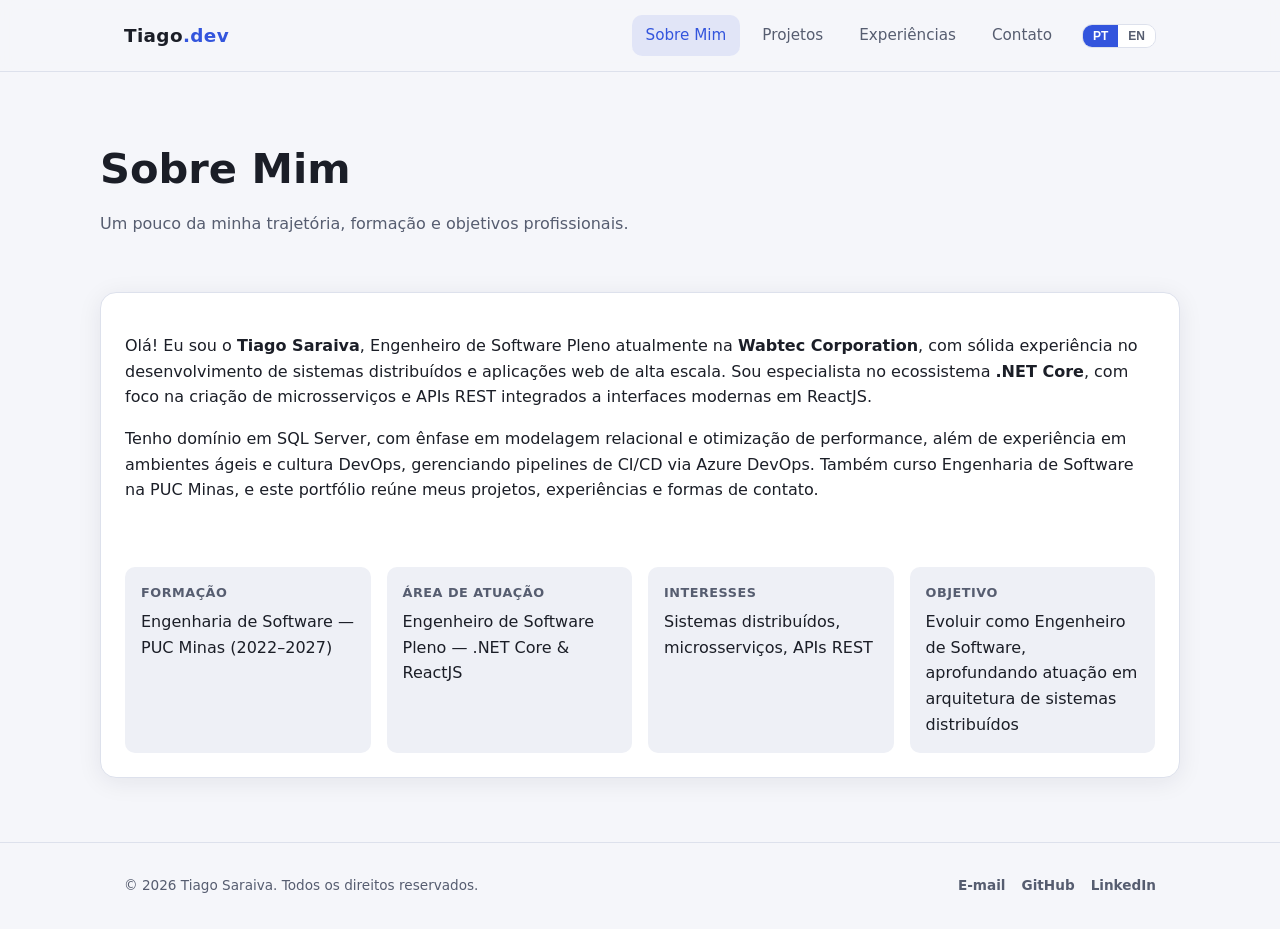
<file: index.html>
<!doctype html>
<html lang="pt-BR">
  <head>
    <meta charset="UTF-8" />
    <meta name="viewport" content="width=device-width, initial-scale=1.0" />
    <title>Tiago Saraiva — Portfólio</title>
    <meta
      name="description"
      content="Portfólio profissional de Tiago Saraiva, Engenheiro de Software especialista em .NET Core e ReactJS."
    />
    <link rel="stylesheet" href="css/style.css" />
  </head>
  <body>
    <header class="site-header">
      <div class="container">
        <a href="index.html" class="logo">Tiago<span>.dev</span></a>

        <div class="header-right">
          <nav class="main-nav" aria-label="Navegação principal">
            <ul>
              <li><a href="index.html" data-i18n="nav.sobre">Sobre Mim</a></li>
              <li><a href="projetos.html" data-i18n="nav.projetos">Projetos</a></li>
              <li><a href="experiencias.html" data-i18n="nav.experiencias">Experiências</a></li>
              <li><a href="contato.html" data-i18n="nav.contato">Contato</a></li>
            </ul>
          </nav>

          <div class="lang-toggle lang-toggle-header" role="group" data-i18n-aria-label="lang.selectLabel">
            <button data-lang-btn="pt" class="active" type="button">PT</button>
            <button data-lang-btn="en" type="button">EN</button>
          </div>

          <button class="nav-toggle" data-i18n-aria-label="nav.toggleLabel" aria-expanded="false">
            <span></span><span></span><span></span>
          </button>
        </div>
      </div>
    </header>

    <main>
      <section class="page-header container">
        <h1 data-i18n="about.title">Sobre Mim</h1>
        <p data-i18n="about.subtitle">Um pouco da minha trajetória, formação e objetivos profissionais.</p>
      </section>

      <section class="section container">
        <div class="card about-grid">
          <div data-i18n="about.bio"></div>

          <div class="about-facts">
            <div class="fact">
              <strong data-i18n="about.formacao.label">Formação</strong>
              <span data-i18n="about.formacao.value">Engenharia de Software — PUC Minas (2022–2027)</span>
            </div>
            <div class="fact">
              <strong data-i18n="about.area.label">Área de atuação</strong>
              <span data-i18n="about.area.value">Engenheiro de Software Pleno — .NET Core &amp; ReactJS</span>
            </div>
            <div class="fact">
              <strong data-i18n="about.interesses.label">Interesses</strong>
              <span data-i18n="about.interesses.value">Sistemas distribuídos, microsserviços, APIs REST</span>
            </div>
            <div class="fact">
              <strong data-i18n="about.objetivo.label">Objetivo</strong>
              <span data-i18n="about.objetivo.value"
                >Evoluir como Engenheiro de Software, aprofundando atuação em arquitetura de sistemas distribuídos</span
              >
            </div>
          </div>
        </div>
      </section>
    </main>

    <footer class="site-footer">
      <div class="container footer-content">
        <span data-i18n="footer.copyright">&copy; 2026 Tiago Saraiva. Todos os direitos reservados.</span>
        <div class="footer-social">
          <a href="mailto:tiago.saraiva165@hotmail.com" data-i18n="footer.email">E-mail</a>
          <a href="https://github.com/tiagosaraivadev" target="_blank" rel="noopener">GitHub</a>
          <a href="https://linkedin.com/in/tiago-saraiva1" target="_blank" rel="noopener">LinkedIn</a>
        </div>
      </div>
    </footer>

    <script src="js/main.js"></script>
  </body>
</html>
</file>
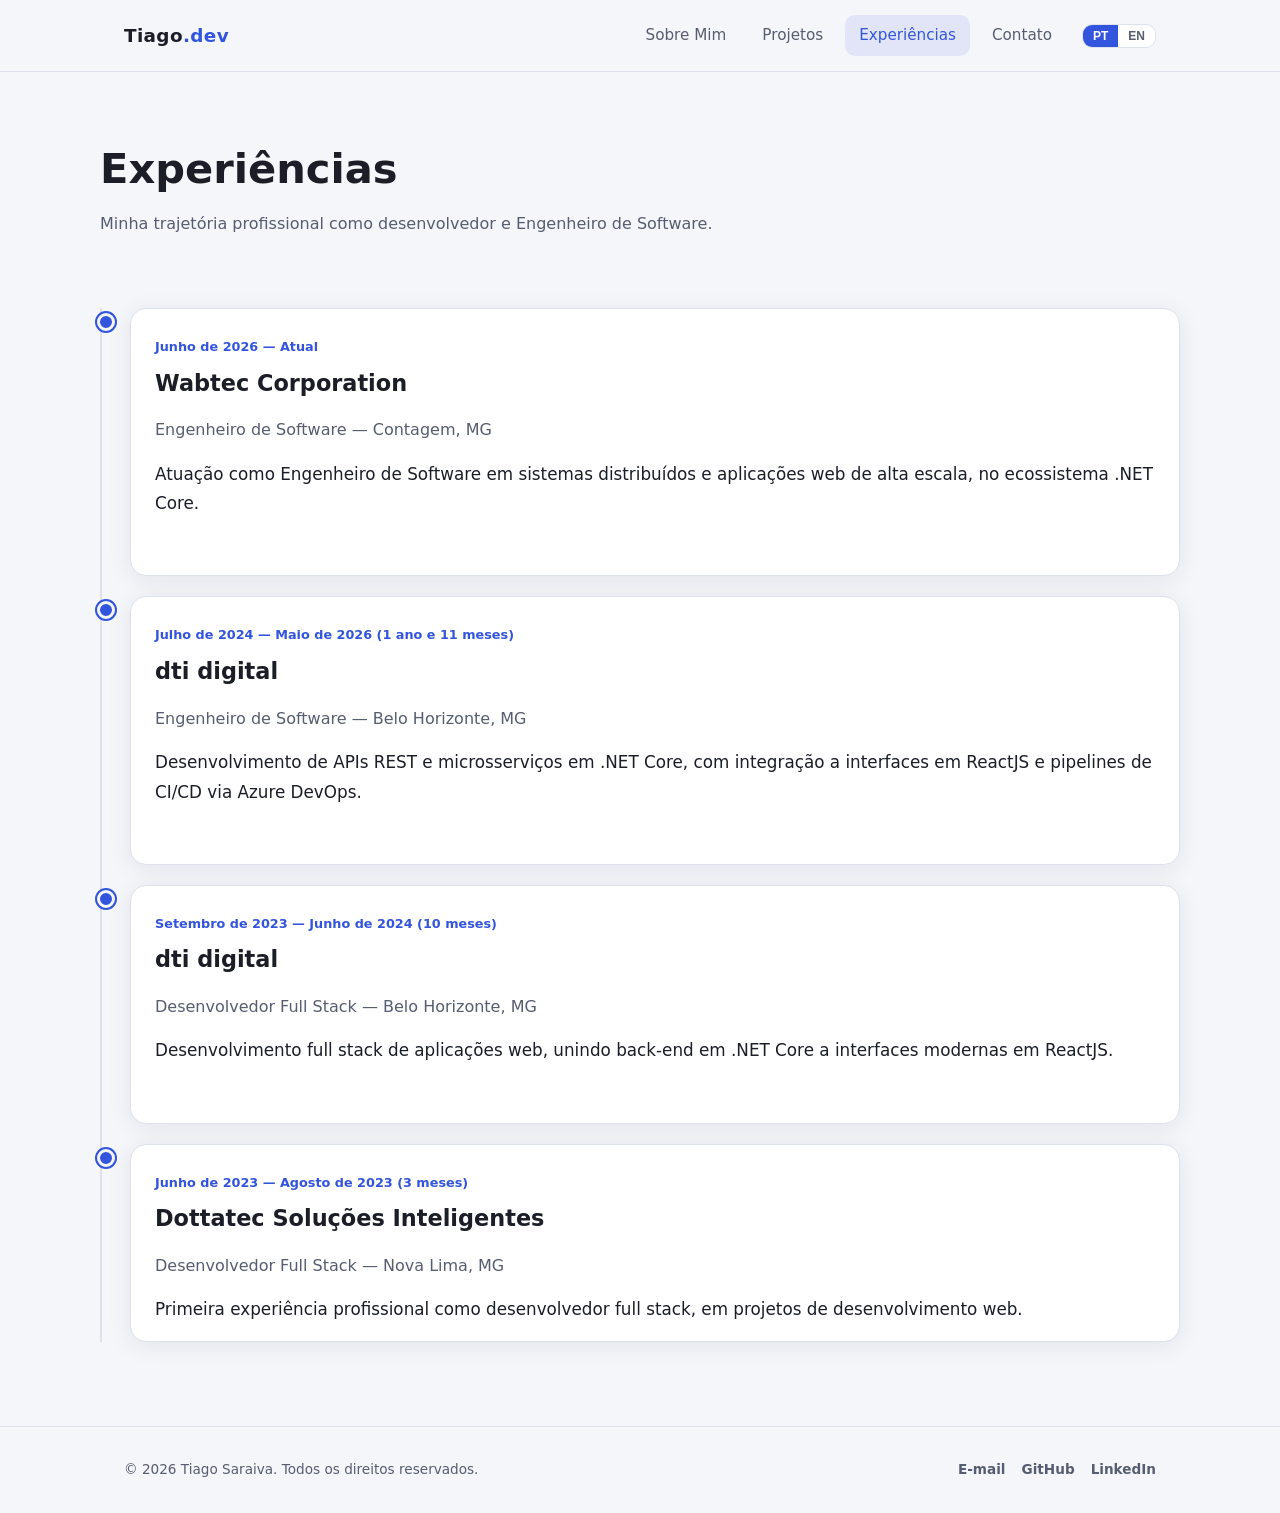
<file: experiencias.html>
<!doctype html>
<html lang="pt-BR">
  <head>
    <meta charset="UTF-8" />
    <meta name="viewport" content="width=device-width, initial-scale=1.0" />
    <title>Experiências — Tiago Saraiva</title>
    <meta name="description" content="Experiências profissionais e acadêmicas de Tiago Saraiva." />
    <link rel="stylesheet" href="css/style.css" />
  </head>
  <body>
    <header class="site-header">
      <div class="container">
        <a href="index.html" class="logo">Tiago<span>.dev</span></a>

        <div class="header-right">
          <nav class="main-nav" aria-label="Navegação principal">
            <ul>
              <li><a href="index.html" data-i18n="nav.sobre">Sobre Mim</a></li>
              <li><a href="projetos.html" data-i18n="nav.projetos">Projetos</a></li>
              <li><a href="experiencias.html" data-i18n="nav.experiencias">Experiências</a></li>
              <li><a href="contato.html" data-i18n="nav.contato">Contato</a></li>
            </ul>
          </nav>

          <div class="lang-toggle lang-toggle-header" role="group" data-i18n-aria-label="lang.selectLabel">
            <button data-lang-btn="pt" class="active" type="button">PT</button>
            <button data-lang-btn="en" type="button">EN</button>
          </div>

          <button class="nav-toggle" data-i18n-aria-label="nav.toggleLabel" aria-expanded="false">
            <span></span><span></span><span></span>
          </button>
        </div>
      </div>
    </header>

    <main>
      <section class="page-header container">
        <h1 data-i18n="experiencias.title">Experiências</h1>
        <p data-i18n="experiencias.subtitle">Minha trajetória profissional como desenvolvedor e Engenheiro de Software.</p>
      </section>

      <section class="section container">
        <ol class="timeline" id="experiences-timeline"></ol>
      </section>
    </main>

    <footer class="site-footer">
      <div class="container footer-content">
        <span data-i18n="footer.copyright">&copy; 2026 Tiago Saraiva. Todos os direitos reservados.</span>
        <div class="footer-social">
          <a href="mailto:tiago.saraiva165@hotmail.com" data-i18n="footer.email">E-mail</a>
          <a href="https://github.com/tiagosaraivadev" target="_blank" rel="noopener">GitHub</a>
          <a href="https://linkedin.com/in/tiago-saraiva1" target="_blank" rel="noopener">LinkedIn</a>
        </div>
      </div>
    </footer>

    <script src="js/main.js"></script>
  </body>
</html>
</file>
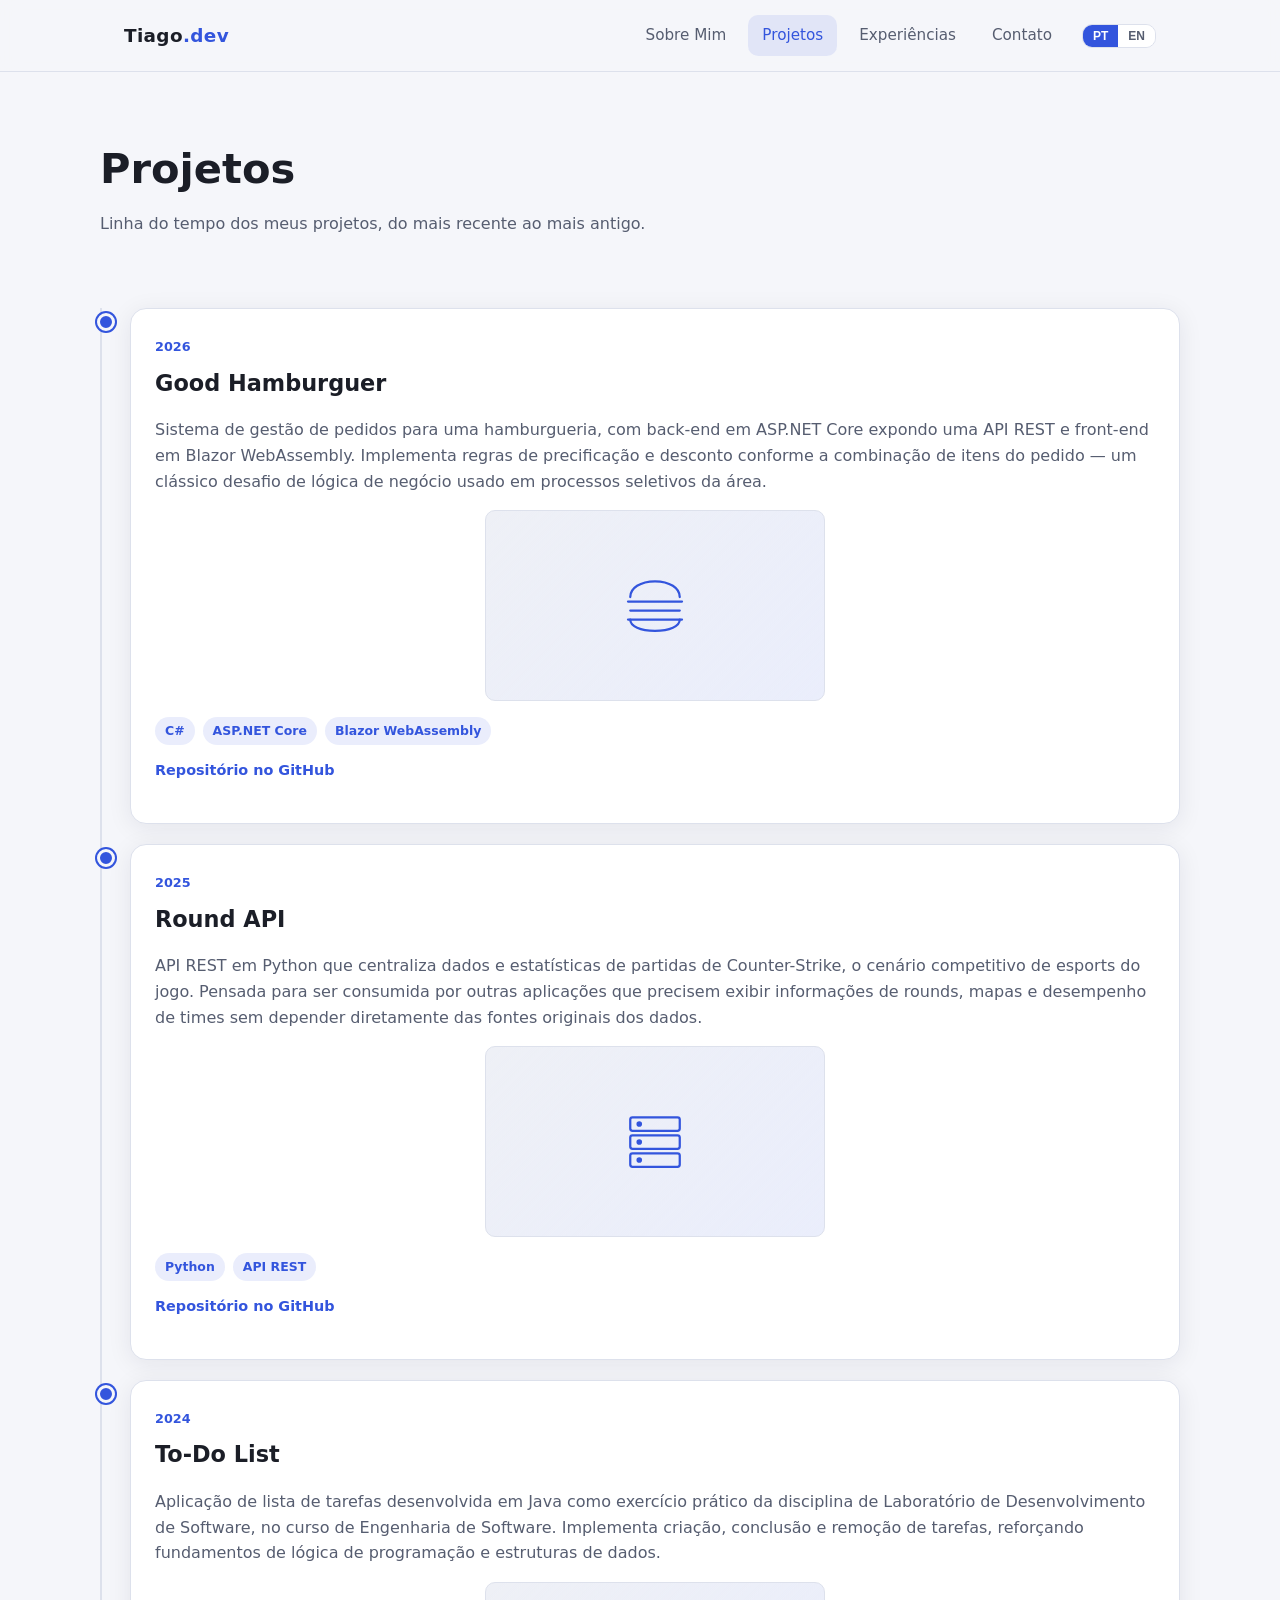
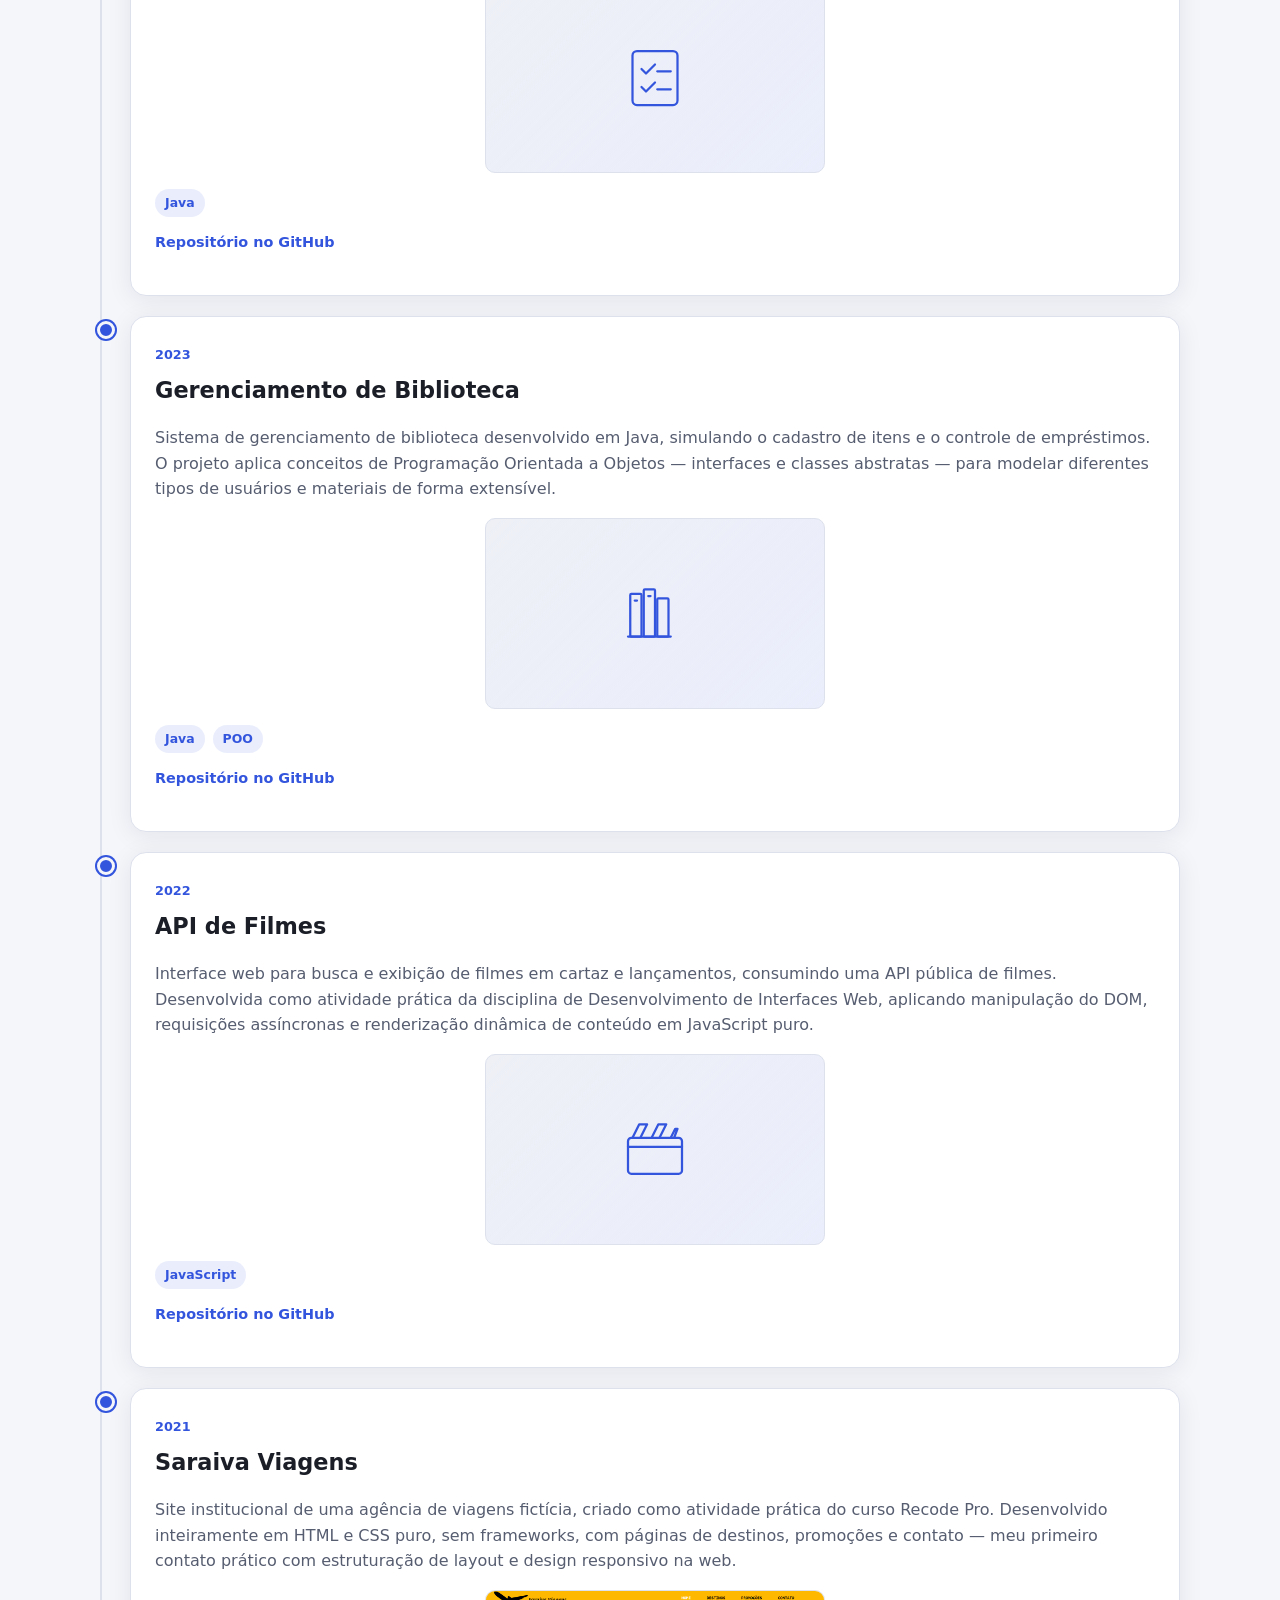
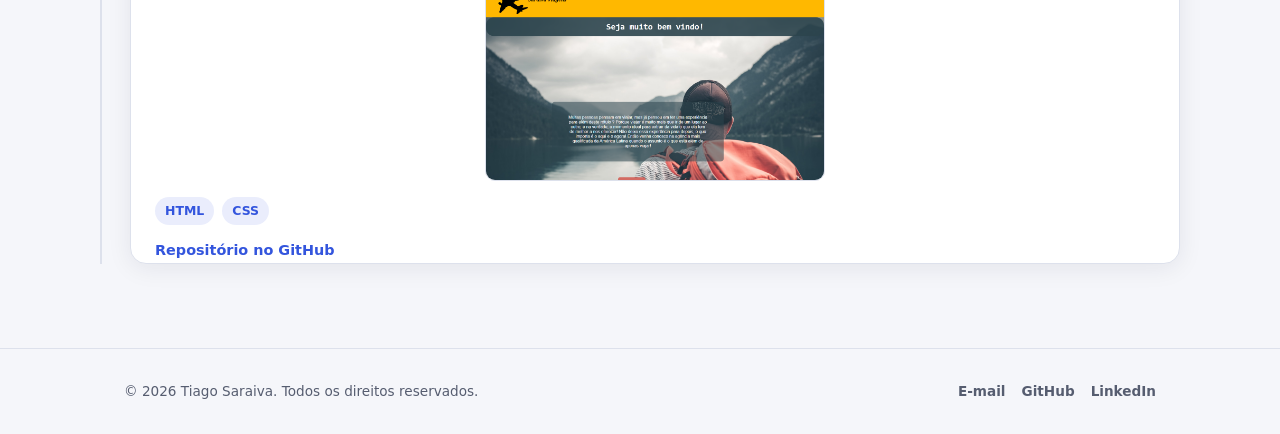
<file: projetos.html>
<!doctype html>
<html lang="pt-BR">
  <head>
    <meta charset="UTF-8" />
    <meta name="viewport" content="width=device-width, initial-scale=1.0" />
    <title>Projetos — Tiago Saraiva</title>
    <meta name="description" content="Linha do tempo de projetos de Tiago Saraiva." />
    <link rel="stylesheet" href="css/style.css" />
  </head>
  <body>
    <header class="site-header">
      <div class="container">
        <a href="index.html" class="logo">Tiago<span>.dev</span></a>

        <div class="header-right">
          <nav class="main-nav" aria-label="Navegação principal">
            <ul>
              <li><a href="index.html" data-i18n="nav.sobre">Sobre Mim</a></li>
              <li><a href="projetos.html" data-i18n="nav.projetos">Projetos</a></li>
              <li><a href="experiencias.html" data-i18n="nav.experiencias">Experiências</a></li>
              <li><a href="contato.html" data-i18n="nav.contato">Contato</a></li>
            </ul>
          </nav>

          <div class="lang-toggle lang-toggle-header" role="group" data-i18n-aria-label="lang.selectLabel">
            <button data-lang-btn="pt" class="active" type="button">PT</button>
            <button data-lang-btn="en" type="button">EN</button>
          </div>

          <button class="nav-toggle" data-i18n-aria-label="nav.toggleLabel" aria-expanded="false">
            <span></span><span></span><span></span>
          </button>
        </div>
      </div>
    </header>

    <main>
      <section class="page-header container">
        <h1 data-i18n="projetos.title">Projetos</h1>
        <p data-i18n="projetos.subtitle">Linha do tempo dos meus projetos, do mais antigo ao mais recente.</p>
      </section>

      <section class="section container">
        <ol class="timeline" id="projects-timeline"></ol>
      </section>
    </main>

    <footer class="site-footer">
      <div class="container footer-content">
        <span data-i18n="footer.copyright">&copy; 2026 Tiago Saraiva. Todos os direitos reservados.</span>
        <div class="footer-social">
          <a href="mailto:tiago.saraiva165@hotmail.com" data-i18n="footer.email">E-mail</a>
          <a href="https://github.com/tiagosaraivadev" target="_blank" rel="noopener">GitHub</a>
          <a href="https://linkedin.com/in/tiago-saraiva1" target="_blank" rel="noopener">LinkedIn</a>
        </div>
      </div>
    </footer>

    <script src="js/main.js"></script>
  </body>
</html>
</file>
<file: css/style.css>
:root {
  --color-bg: #0f1117;
  --color-surface: #171a23;
  --color-surface-alt: #1f2330;
  --color-border: #2a2e3d;
  --color-text: #e7e9ee;
  --color-text-muted: #a2a8b8;
  --color-accent: #6c8cff;
  --color-accent-hover: #8ba3ff;
  --color-accent-soft: rgba(108, 140, 255, 0.15);
  --color-success: #4ade80;
  --color-danger: #f87171;

  --font-base: "Segoe UI", system-ui, -apple-system, Roboto, sans-serif;
  --radius: 10px;
  --radius-lg: 16px;
  --shadow: 0 4px 24px rgba(0, 0, 0, 0.35);
  --header-height: 72px;
  --max-width: 1080px;
  --transition: 0.2s ease;
}

@media (prefers-color-scheme: light) {
  :root {
    --color-bg: #f5f6fa;
    --color-surface: #ffffff;
    --color-surface-alt: #eef0f6;
    --color-border: #dde1ec;
    --color-text: #1b1e27;
    --color-text-muted: #565d70;
    --color-accent: #3355dd;
    --color-accent-hover: #2645c2;
    --color-accent-soft: rgba(51, 85, 221, 0.1);
    --shadow: 0 4px 24px rgba(20, 25, 50, 0.08);
  }
}

* {
  box-sizing: border-box;
}

html {
  scroll-behavior: smooth;
}

body {
  margin: 0;
  font-family: var(--font-base);
  background: var(--color-bg);
  color: var(--color-text);
  line-height: 1.6;
  -webkit-font-smoothing: antialiased;
}

img {
  max-width: 100%;
  display: block;
}

a {
  color: var(--color-accent);
  text-decoration: none;
  transition: color var(--transition);
}

a:hover {
  color: var(--color-accent-hover);
}

ul {
  list-style: none;
  margin: 0;
  padding: 0;
}

.container {
  max-width: var(--max-width);
  margin: 0 auto;
  padding: 0 24px;
}

.site-header {
  position: sticky;
  top: 0;
  z-index: 100;
  height: var(--header-height);
  display: flex;
  align-items: center;
  background: rgba(15, 17, 23, 0.85);
  backdrop-filter: blur(10px);
  border-bottom: 1px solid var(--color-border);
}

@media (prefers-color-scheme: light) {
  .site-header {
    background: rgba(245, 246, 250, 0.85);
  }
}

.site-header .container {
  display: flex;
  align-items: center;
  justify-content: space-between;
  width: 100%;
}

.header-right {
  display: flex;
  align-items: center;
  gap: 16px;
}

.logo {
  font-weight: 700;
  font-size: 1.15rem;
  color: var(--color-text);
  letter-spacing: 0.02em;
}

.logo span {
  color: var(--color-accent);
}

.nav-toggle {
  display: none;
  flex-direction: column;
  gap: 5px;
  background: none;
  border: none;
  cursor: pointer;
  padding: 8px;
}

.nav-toggle span {
  width: 24px;
  height: 2px;
  background: var(--color-text);
  border-radius: 2px;
  transition:
    transform var(--transition),
    opacity var(--transition);
}

.main-nav ul {
  display: flex;
  gap: 8px;
}

.main-nav a {
  display: inline-block;
  padding: 8px 14px;
  border-radius: var(--radius);
  color: var(--color-text-muted);
  font-size: 0.95rem;
  font-weight: 500;
}

.main-nav a:hover {
  color: var(--color-text);
  background: var(--color-surface-alt);
}

.main-nav a.active {
  color: var(--color-accent);
  background: var(--color-accent-soft);
}

@media (max-width: 720px) {
  .nav-toggle {
    display: flex;
  }

  .main-nav {
    position: fixed;
    top: var(--header-height);
    left: 0;
    right: 0;
    background: var(--color-surface);
    border-bottom: 1px solid var(--color-border);
    max-height: 0;
    overflow: hidden;
    transition: max-height var(--transition);
  }

  .main-nav ul {
    flex-direction: column;
    padding: 8px 24px 16px;
  }

  body.nav-open .main-nav {
    max-height: 320px;
  }

  body.nav-open .nav-toggle span:nth-child(1) {
    transform: translateY(7px) rotate(45deg);
  }

  body.nav-open .nav-toggle span:nth-child(2) {
    opacity: 0;
  }

  body.nav-open .nav-toggle span:nth-child(3) {
    transform: translateY(-7px) rotate(-45deg);
  }
}

main {
  min-height: calc(100vh - var(--header-height) - 220px);
}

.page-header {
  padding: 64px 0 32px;
}

.page-header h1 {
  font-size: clamp(1.8rem, 4vw, 2.6rem);
  margin: 0 0 8px;
}

.page-header p {
  color: var(--color-text-muted);
  max-width: 640px;
  margin: 0;
}

.section {
  padding: 24px 0 64px;
}

.card {
  background: var(--color-surface);
  border: 1px solid var(--color-border);
  border-radius: var(--radius-lg);
  padding: 24px;
  box-shadow: var(--shadow);
}

.lang-toggle {
  display: inline-flex;
  border: 1px solid var(--color-border);
  border-radius: var(--radius);
  overflow: hidden;
  margin-bottom: 24px;
}

.lang-toggle button {
  border: none;
  background: var(--color-surface);
  color: var(--color-text-muted);
  padding: 8px 16px;
  cursor: pointer;
  font-weight: 600;
  font-size: 0.9rem;
  transition:
    background var(--transition),
    color var(--transition);
}

.lang-toggle button.active {
  background: var(--color-accent);
  color: #fff;
}

.lang-toggle-header {
  margin-bottom: 0;
}

.lang-toggle-header button {
  padding: 4px 10px;
  font-size: 0.75rem;
}

.about-grid {
  display: grid;
  grid-template-columns: 1fr;
  gap: 24px;
}

.about-facts {
  display: grid;
  grid-template-columns: repeat(auto-fit, minmax(160px, 1fr));
  gap: 16px;
  margin-top: 24px;
}

.about-facts .fact {
  background: var(--color-surface-alt);
  border-radius: var(--radius);
  padding: 16px;
}

.about-facts .fact strong {
  display: block;
  font-size: 0.8rem;
  text-transform: uppercase;
  letter-spacing: 0.04em;
  color: var(--color-text-muted);
  margin-bottom: 6px;
}

.timeline {
  position: relative;
  margin-top: 16px;
  padding-left: 28px;
  border-left: 2px solid var(--color-border);
  list-style-type: none;
}

.timeline-item {
  position: relative;
  padding-bottom: 40px;
  margin-bottom: 20px;
}

.timeline-item:last-child {
  padding-bottom: 0;
}

.timeline-item::before {
  content: "";
  position: absolute;
  left: -34px;
  top: 4px;
  width: 12px;
  height: 12px;
  border-radius: 50%;
  background: var(--color-accent);
  border: 3px solid var(--color-bg);
  box-shadow: 0 0 0 2px var(--color-accent);
}

.timeline-item .period {
  display: inline-block;
  font-size: 0.8rem;
  font-weight: 600;
  color: var(--color-accent);
  margin-bottom: 8px;
}

.timeline-item h3 {
  margin: 0 0 6px;
  font-size: 1.4rem;
}

.timeline-item .subtitle {
  color: var(--color-text-muted);
  font-size: 1rem;
  margin-bottom: 12px;
}

.timeline-item p:not(.subtitle) {
  font-size: 1.05rem;
  line-height: 1.75;
}

.project-media,
.project-illustration {
  width: 100%;
  max-width: 340px;
  margin: 16px auto;
}

.project-media {
  aspect-ratio: 16 / 9;
  border-radius: var(--radius);
  background: var(--color-surface-alt);
  border: 1px dashed var(--color-border);
  display: flex;
  align-items: center;
  justify-content: center;
  color: var(--color-text-muted);
  font-size: 0.85rem;
  text-align: center;
  padding: 12px;
}

img.project-media {
  border-style: solid;
  object-fit: cover;
  object-position: top;
  padding: 0;
}

.project-illustration {
  aspect-ratio: 16 / 9;
  border-radius: var(--radius);
  border: 1px solid var(--color-border);
  background: linear-gradient(135deg, var(--color-surface-alt), var(--color-accent-soft));
  display: flex;
  align-items: center;
  justify-content: center;
  color: var(--color-accent);
}

.project-illustration svg {
  width: 30%;
  min-width: 56px;
  max-width: 72px;
  height: auto;
}

.tech-badges {
  display: flex;
  flex-wrap: wrap;
  gap: 8px;
  margin: 12px 0;
}

.tech-badges span {
  background: var(--color-accent-soft);
  color: var(--color-accent);
  font-size: 0.78rem;
  font-weight: 600;
  padding: 4px 10px;
  border-radius: 999px;
}

.project-links a {
  display: inline-flex;
  align-items: center;
  gap: 6px;
  font-weight: 600;
  font-size: 0.9rem;
}

.contact-grid {
  display: grid;
  grid-template-columns: 1fr;
  gap: 32px;
}

@media (min-width: 800px) {
  .contact-grid {
    grid-template-columns: 1fr 1.3fr;
  }
}

.contact-icons {
  display: flex;
  flex-wrap: wrap;
  gap: 12px;
  margin-top: 20px;
}

.contact-icons a {
  display: flex;
  align-items: center;
  gap: 10px;
  padding: 12px 16px;
  border-radius: var(--radius);
  background: var(--color-surface-alt);
  border: 1px solid var(--color-border);
  color: var(--color-text);
  font-weight: 600;
  font-size: 0.9rem;
}

.contact-icons a:hover {
  border-color: var(--color-accent);
  color: var(--color-accent);
}

.contact-icons .icon {
  font-size: 1.1rem;
}

form.contact-form {
  display: flex;
  flex-direction: column;
  gap: 16px;
}

.form-field {
  display: flex;
  flex-direction: column;
  gap: 6px;
}

.form-field label {
  font-size: 0.85rem;
  font-weight: 600;
  color: var(--color-text-muted);
}

.form-field input,
.form-field textarea {
  background: var(--color-surface-alt);
  border: 1px solid var(--color-border);
  border-radius: var(--radius);
  padding: 12px 14px;
  color: var(--color-text);
  font-family: inherit;
  font-size: 0.95rem;
  resize: vertical;
}

.form-field input:focus,
.form-field textarea:focus {
  outline: none;
  border-color: var(--color-accent);
}

.form-field .error {
  color: var(--color-danger);
  font-size: 0.8rem;
  display: none;
}

.form-field.invalid .error {
  display: block;
}

.form-field.invalid input,
.form-field.invalid textarea {
  border-color: var(--color-danger);
}

.btn {
  display: inline-flex;
  align-items: center;
  justify-content: center;
  gap: 8px;
  background: var(--color-accent);
  color: #fff;
  border: none;
  border-radius: var(--radius);
  padding: 12px 24px;
  font-weight: 700;
  font-size: 0.95rem;
  cursor: pointer;
  transition:
    background var(--transition),
    transform var(--transition);
  align-self: flex-start;
}

.btn:hover {
  background: var(--color-accent-hover);
}

.btn:active {
  transform: scale(0.98);
}

.form-status {
  font-size: 0.9rem;
  margin-top: 4px;
  display: none;
}

.form-status.visible {
  display: block;
}

.form-status.success {
  color: var(--color-success);
}

.form-status.error {
  color: var(--color-danger);
}

.site-footer {
  border-top: 1px solid var(--color-border);
  padding: 32px 0;
  color: var(--color-text-muted);
  font-size: 0.85rem;
}

.footer-content {
  display: flex;
  flex-wrap: wrap;
  align-items: center;
  justify-content: space-between;
  gap: 16px;
}

.footer-social {
  display: flex;
  gap: 16px;
}

.footer-social a {
  color: var(--color-text-muted);
  font-weight: 600;
}

.footer-social a:hover {
  color: var(--color-accent);
}
</file>
